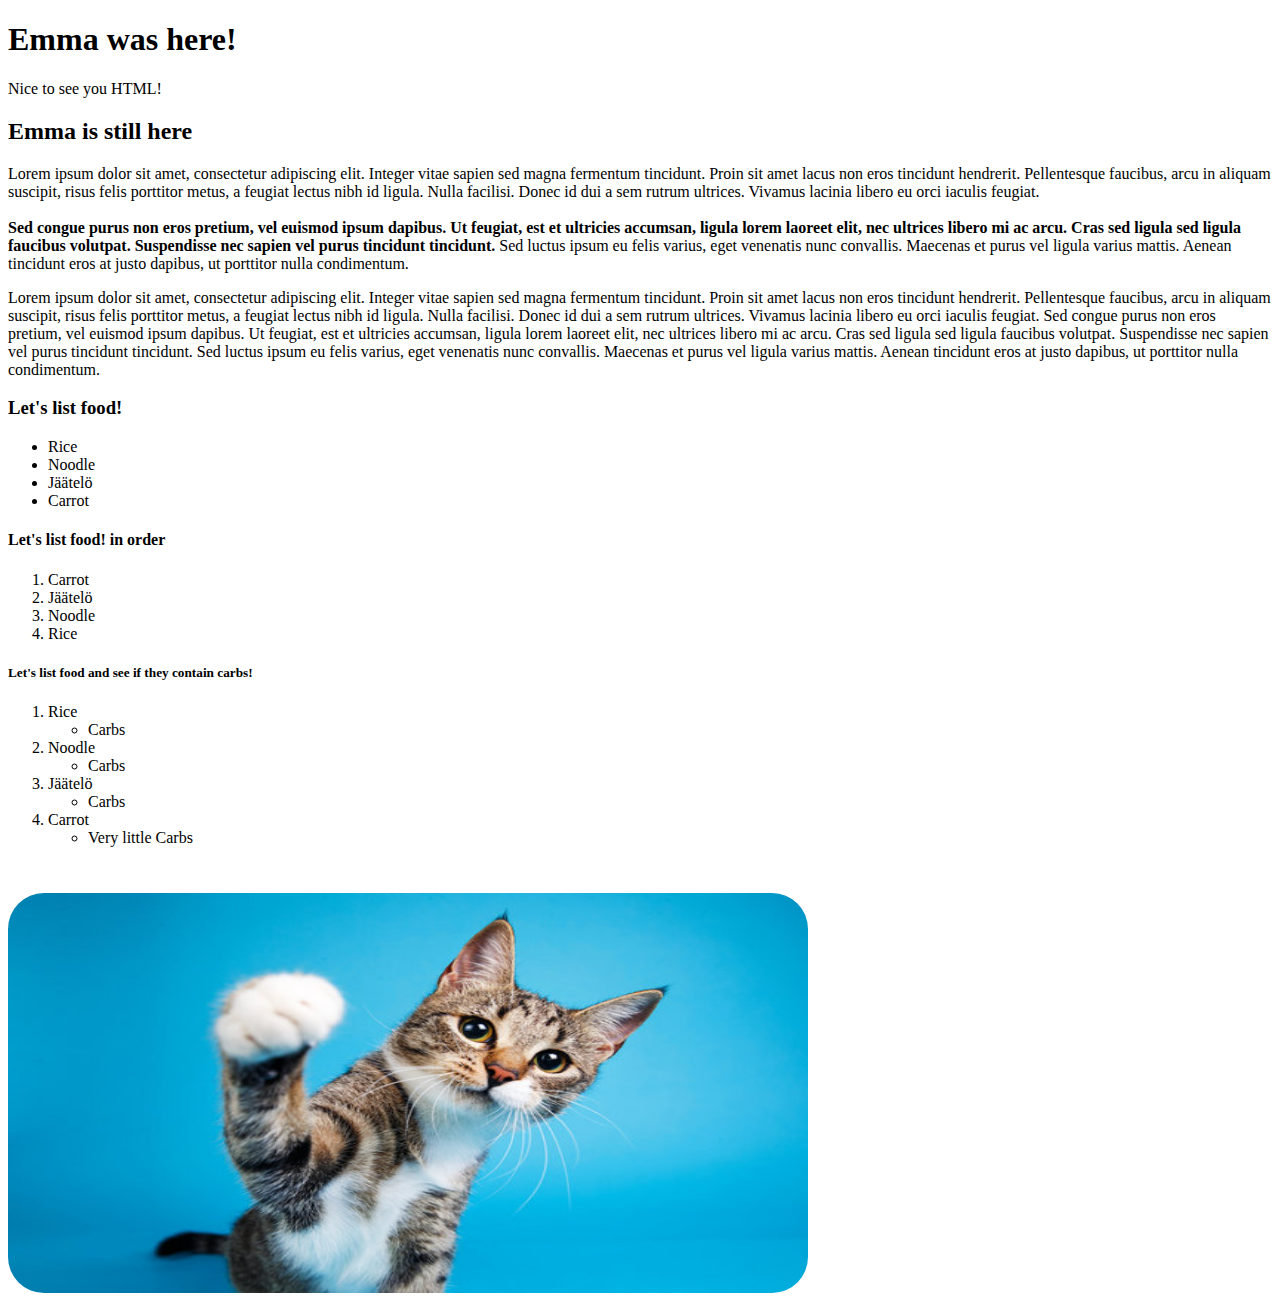
<file: index.html>
<!DOCTYPE html>
<html lang="en">
<head>
  <meta charset="UTF-8" />
  <title>Emma was here!</title>
  <meta name="viewport" content="width=device-width,initial-scale=1" />
  <meta name="description" content="" />
  <link rel="icon" href="favicon.png">
</head>
<body>
  <h1>Emma was here!</h1>
  <p>Nice to see you HTML!</p>
    <h2>Emma is still here</h2>
    <p>Lorem ipsum dolor sit amet, consectetur adipiscing elit. Integer vitae sapien sed magna fermentum tincidunt. Proin sit amet lacus non eros tincidunt hendrerit. Pellentesque faucibus, arcu in aliquam suscipit, risus felis porttitor metus, a feugiat lectus nibh id ligula. Nulla facilisi.
Donec id dui a sem rutrum ultrices. Vivamus lacinia libero eu orci iaculis feugiat. <br><br><strong>Sed congue purus non eros pretium, vel euismod ipsum dapibus. Ut feugiat, est et ultricies accumsan, ligula lorem laoreet elit, nec ultrices libero mi ac arcu. Cras sed ligula sed ligula faucibus volutpat.
Suspendisse nec sapien vel purus tincidunt tincidunt.</strong> Sed luctus ipsum eu felis varius, eget venenatis nunc convallis. Maecenas et purus vel ligula varius mattis. Aenean tincidunt eros at justo dapibus, ut porttitor nulla condimentum.</p>

    <p>Lorem ipsum dolor sit amet, consectetur adipiscing elit. Integer vitae sapien sed magna fermentum tincidunt. Proin sit amet lacus non eros tincidunt hendrerit. Pellentesque faucibus, arcu in aliquam suscipit, risus felis porttitor metus, a feugiat lectus nibh id ligula. Nulla facilisi.
Donec id dui a sem rutrum ultrices. Vivamus lacinia libero eu orci iaculis feugiat. Sed congue purus non eros pretium, vel euismod ipsum dapibus. Ut feugiat, est et ultricies accumsan, ligula lorem laoreet elit, nec ultrices libero mi ac arcu. Cras sed ligula sed ligula faucibus volutpat.
Suspendisse nec sapien vel purus tincidunt tincidunt. Sed luctus ipsum eu felis varius, eget venenatis nunc convallis. Maecenas et purus vel ligula varius mattis. Aenean tincidunt eros at justo dapibus, ut porttitor nulla condimentum.</p>

  <h3>Let's list food!</h3>
  <ul>

    <li>Rice</li>
    <li>Noodle</li>
    <li>Jäätelö</li>
    <li>Carrot</li>   
  </ul>

   <h4>Let's list food! in order</h3>
  <ol>
    <li>Carrot</li>  
    <li>Jäätelö</li>
    <li>Noodle</li>
    <li>Rice</li> 
  </ol>

 <h5>Let's list food and see if they contain carbs!</h3>
  <ol>

    <li>Rice</li>
    <ul>
        <li>Carbs</li>
    </ul>
    
    <li>Noodle</li>
    <ul>
        <li>Carbs</li>
    </ul>

    <li>Jäätelö</li>
    <ul>
        <li>Carbs</li>
    </ul>

    <li>Carrot</li>   
    <ul>
        <li>Very little Carbs</li>
    </ul>
  </ol>
  
  
  <img src="/izziboo.png" alt="Izziboo's picture" style="width:800px;height:400px;border-radius:36px;margin-top:30px;" />
</body>
</html>
</file>
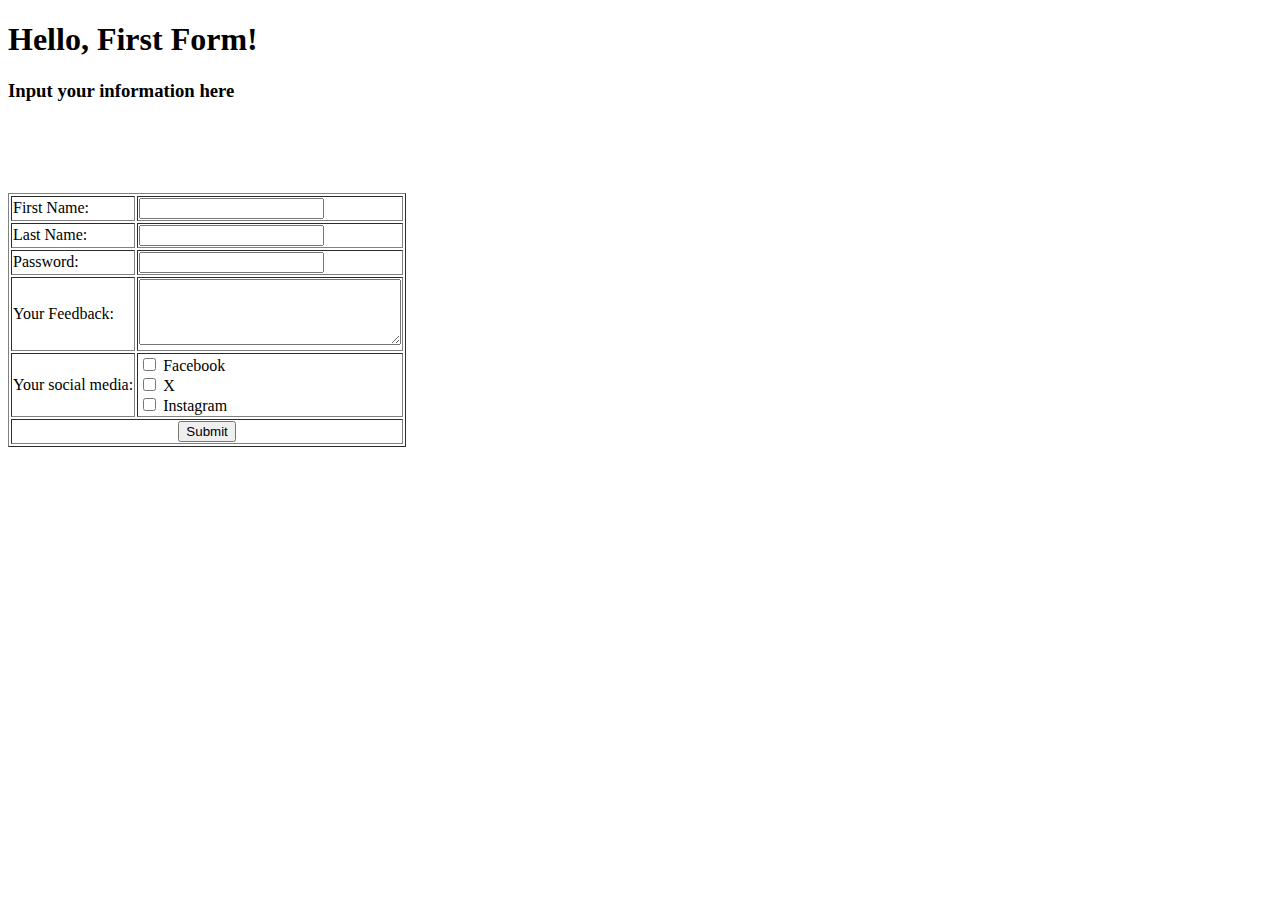
<file: HTML first form.html>
<!DOCTYPE html>
<html lang="en">

<head>
    <meta charset="UTF-8" />
    <title>Hello, First Form!</title>
    <meta name="viewport" content="width=device-width,initial-scale=1" />
    <meta name="description" content="" />
</head>

<body>
    <h1>Hello, First Form!</h1>


    <h3>Input your information here</h3>
    <form action="https://hh3dlab.fi/formdemo/formhandler.php" method="post">
        <table border="1px">
            <tr>
                <td><label for="firstName">First Name:</label></td>
                <br>
                <td><input type="text" id="First Name" : name="firstName"></td>

            </tr>

            <tr>
                <td><label for="lastName">Last Name:</label></td>
                <br>
                <td><input type="text" id="Last Name" : name="lastName"></td>

            </tr>

            <tr>
                <td><label for="password">Password:</label></td>
                <br>
                <td><input type="password" id="password" : name="password"></td>

            </tr>

            <tr>
                <td><label for="feedback">Your Feedback:</label></td>
                <br>
                <td><textarea rows="4" cols="30" : id="feedback" name="feedback"></textarea></td>

            </tr>

            <tr>
                <td><label for="socialmedia">Your social media:</label></td>

                <td>
                    <input type="checkbox" id="facebook" name="socialMedia[]" value="Facebook">
                    <label for="facebook">Facebook</label><br>
                    <input type="checkbox" id="X" name="socialMedia[]" value="X">
                    <label for="X">X</label><br>
                    <input type="checkbox" id="intagram" name="socialMedia[]" value="Instagram">
                    <label for="instagram">Instagram</label>
                </td>

            </tr>

            <tr>
                <td colspan="2">
                    <center><input type="submit"></center>
                </td>
            </tr>

        </table>
    </form>
</body>

</html>
</file>
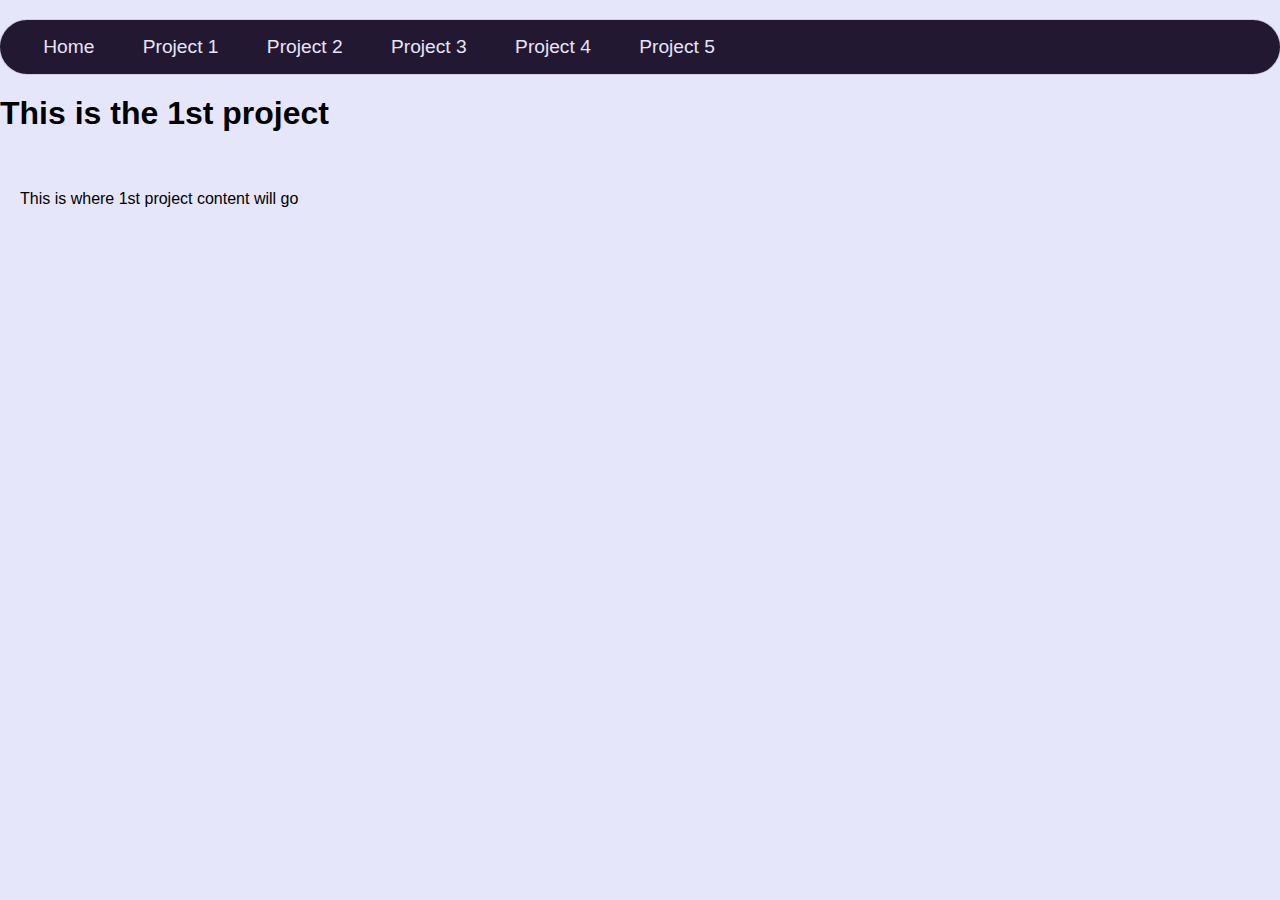
<file: project1.html>
<!DOCTYPE html>
<html lang="en">
<head>
  <meta charset="UTF-8">
  <meta name="viewport" content="width=device-width, initial-scale=1.0">
  <title>Project 1</title>
  <link rel="stylesheet" href="css/styles.css">
</head>
<body>
  <header>
    <nav>
      <ul>        
        <li><a href="index.html">Home</a></li>
        <li><a href="project1.html">Project 1</a></li>
        <li><a href="project2.html">Project 2</a></li>
        <li><a href="project3.html">Project 3</a></li>
        <li><a href="project4.html">Project 4</a></li>
        <li><a href="project5.html">Project 5</a></li>
      </ul>
    </nav>
        <h1>This is the 1st project</h1>

  </header>
  <main>
    <p>This is where 1st project content will go</p>
  </main>
</body>
</html>
</file>
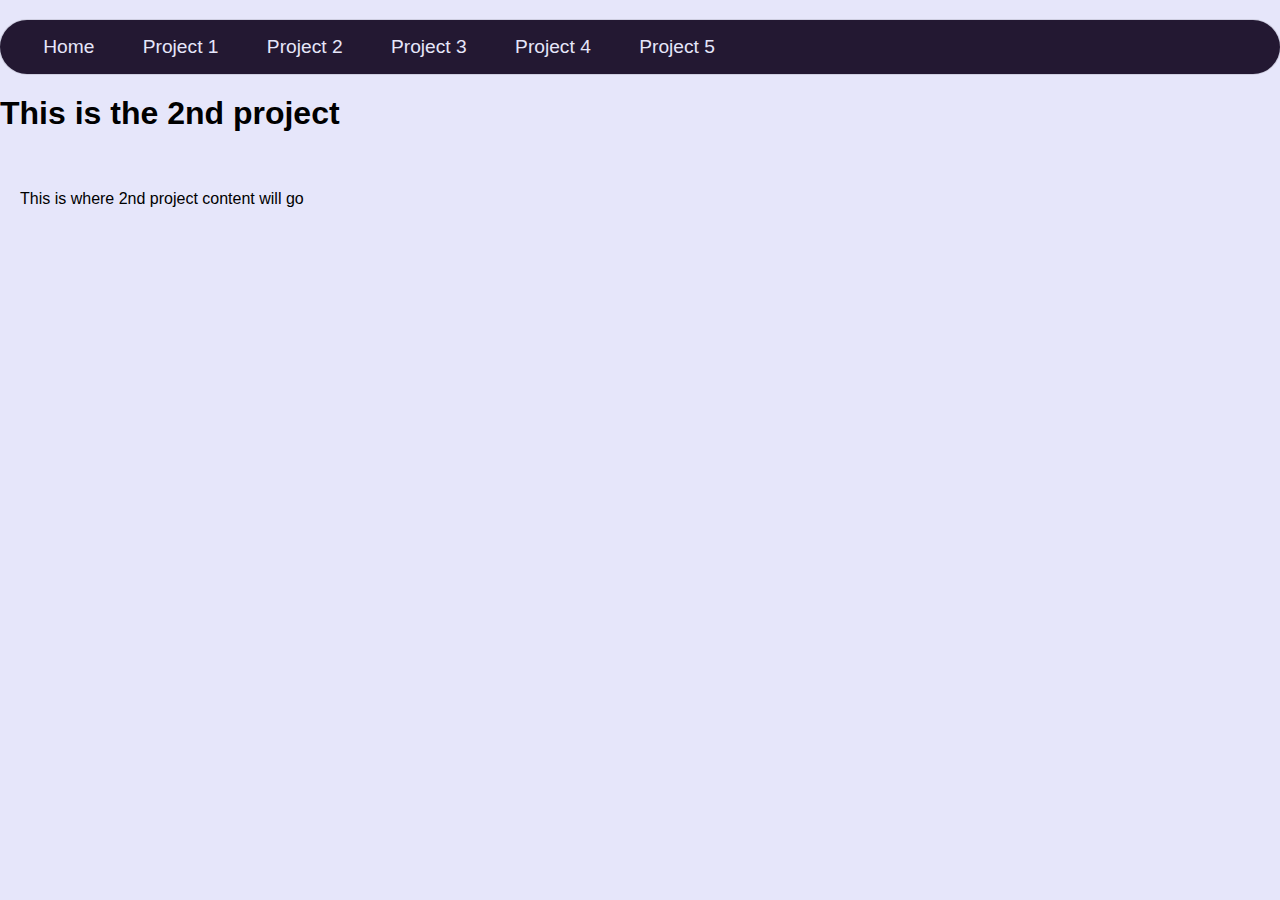
<file: project2.html>
<!DOCTYPE html>
<html lang="en">
<head>
  <meta charset="UTF-8">
  <meta name="viewport" content="width=device-width, initial-scale=1.0">
  <title>Project 2</title>
  <link rel="stylesheet" href="css/styles.css">
</head>
<body>
  <header>
    <nav>
      <ul>        
        <li><a href="index.html">Home</a></li>
        <li><a href="project1.html">Project 1</a></li>
        <li><a href="project2.html">Project 2</a></li>
        <li><a href="project3.html">Project 3</a></li>
        <li><a href="project4.html">Project 4</a></li>
        <li><a href="project5.html">Project 5</a></li>
      </ul>
    </nav>
        <h1>This is the 2nd project</h1>

  </header>
  <main>
    <p>This is where 2nd project content will go</p>
  </main>
</body>
</html>
</file>
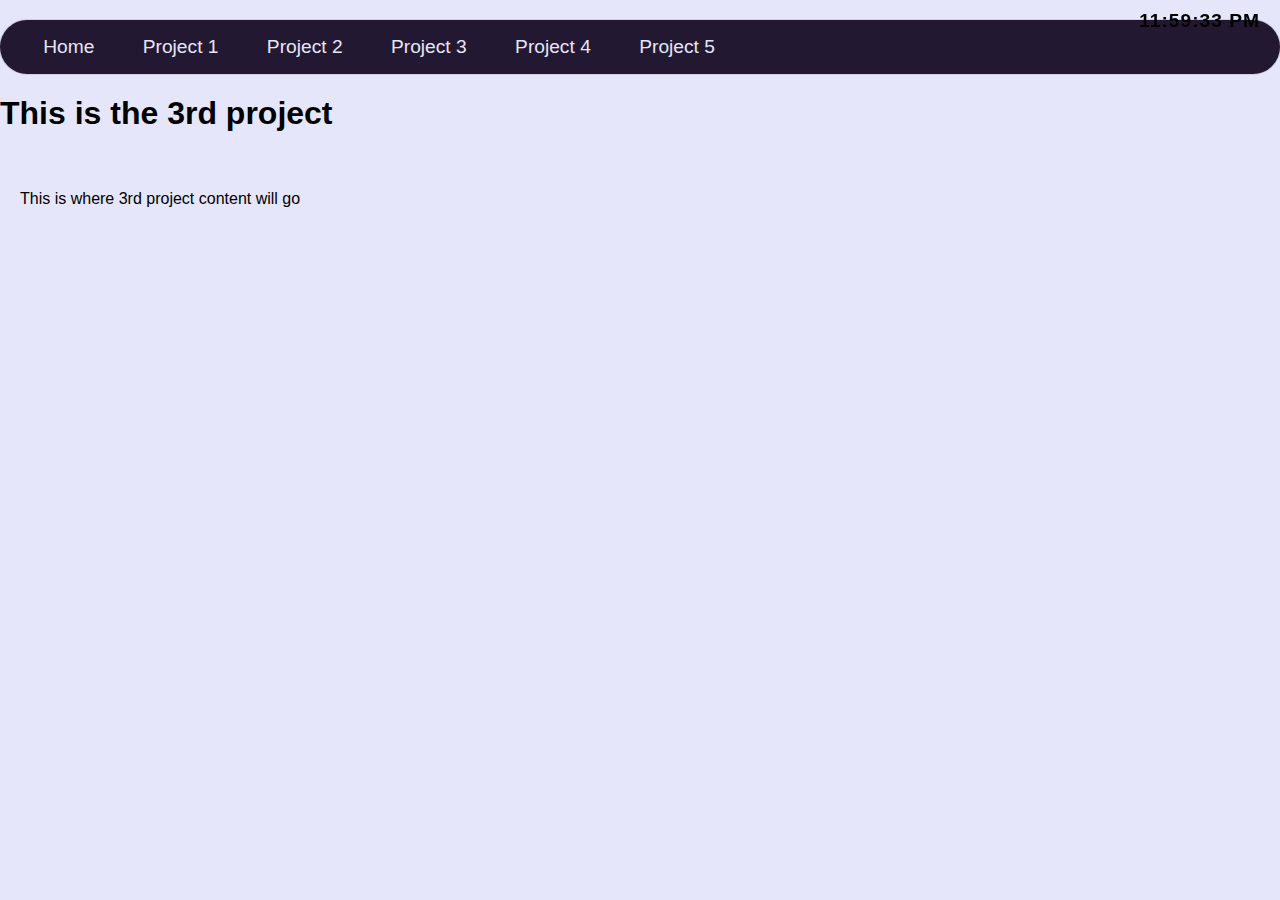
<file: project3.html>
<!DOCTYPE html>
<html lang="en">
<head>
  <meta charset="UTF-8">
  <meta name="viewport" content="width=device-width, initial-scale=1.0">
  <title>Project 3</title>
  <link rel="stylesheet" href="css/styles.css">
</head>
<body>
  <header>
    <nav>
      <ul>        
        <li><a href="index.html">Home</a></li>
        <li><a href="project1.html">Project 1</a></li>
        <li><a href="project2.html">Project 2</a></li>
        <li><a href="project3.html">Project 3</a></li>
        <li><a href="project4.html">Project 4</a></li>
        <li><a href="project5.html">Project 5</a></li>
      </ul>
          <div id="clock"></div>
    </nav>
        <h1>This is the 3rd project</h1>

  </header>
  <main>
    <p>This is where 3rd project content will go</p>
  </main>
    <script src="js/clock.js"></script>

</body>
</html>
</file>
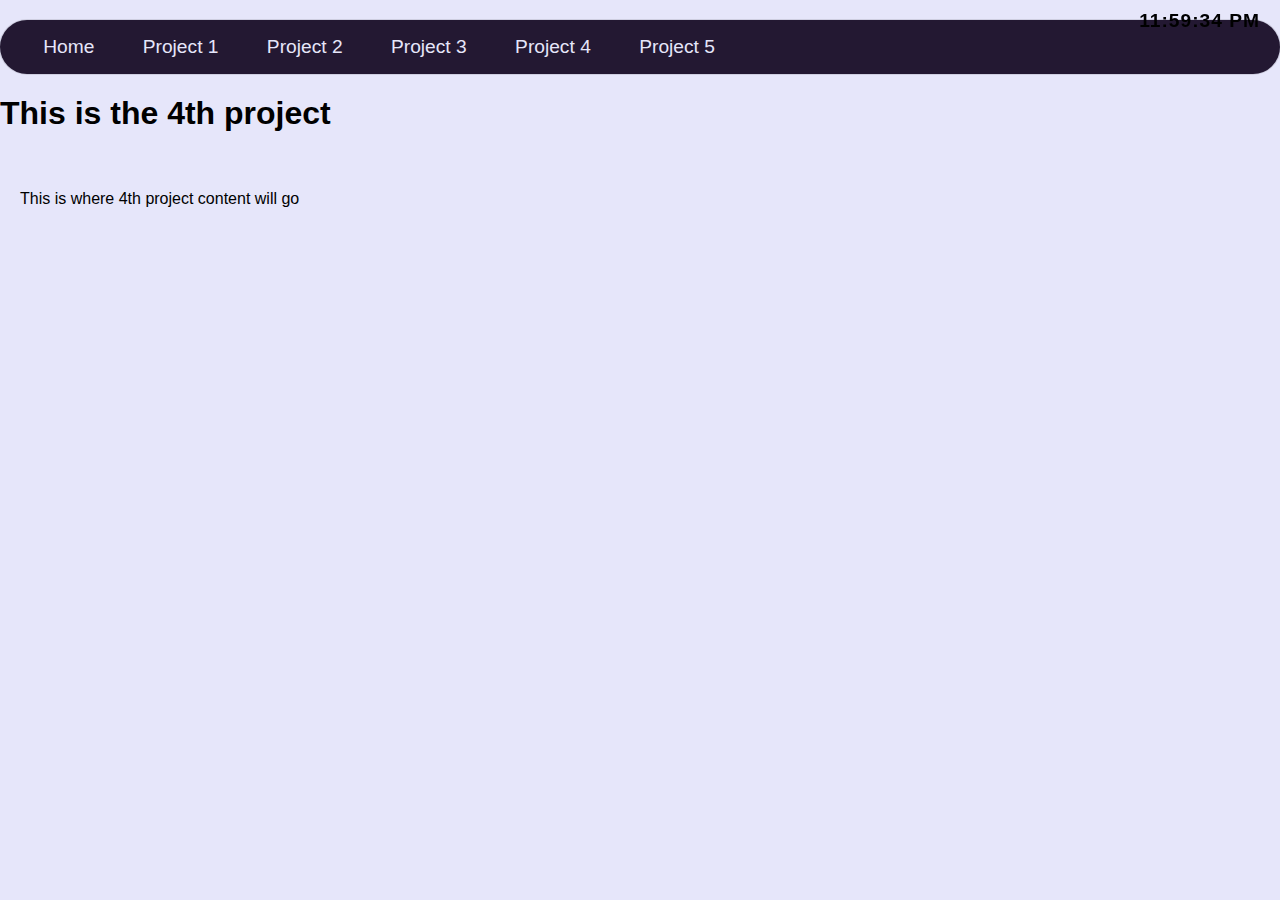
<file: project4.html>
<!DOCTYPE html>
<html lang="en">
<head>
  <meta charset="UTF-8">
  <meta name="viewport" content="width=device-width, initial-scale=1.0">
  <title>Project 4</title>
  <link rel="stylesheet" href="css/styles.css">
</head>
<body>
  <header>
    <nav>
      <ul>        
        <li><a href="index.html">Home</a></li>
        <li><a href="project1.html">Project 1</a></li>
        <li><a href="project2.html">Project 2</a></li>
        <li><a href="project3.html">Project 3</a></li>
        <li><a href="project4.html">Project 4</a></li>
        <li><a href="project5.html">Project 5</a></li>
      </ul>
          <div id="clock"></div>
    </nav>
        <h1>This is the 4th project</h1>

  </header>
  <main>
    <p>This is where 4th project content will go</p>
  </main>
    <script src="js/clock.js"></script>

</body>
</html>
</file>
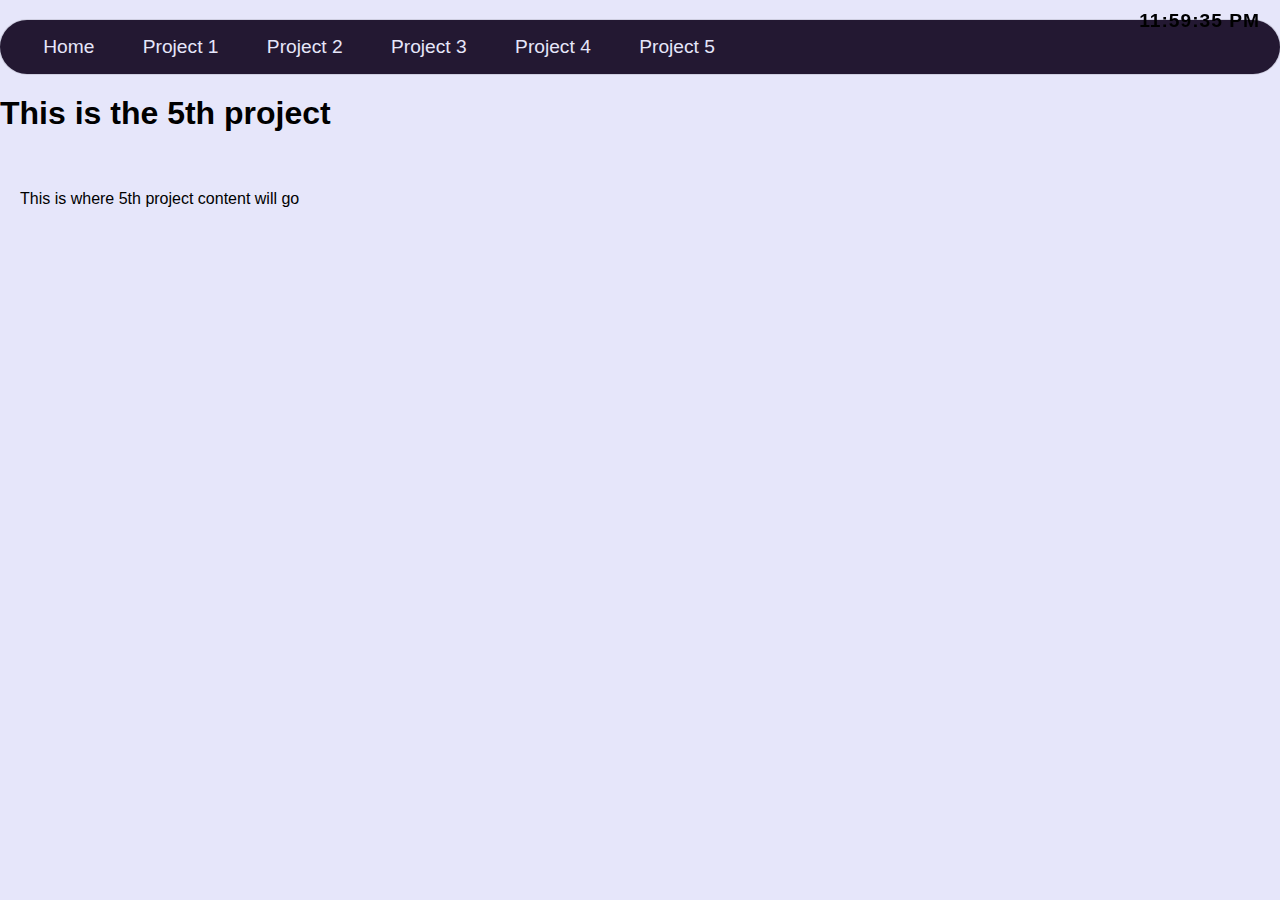
<file: project5.html>
<!DOCTYPE html>
<html lang="en">
<head>
  <meta charset="UTF-8">
  <meta name="viewport" content="width=device-width, initial-scale=1.0">
  <title>Project 5</title>
  <link rel="stylesheet" href="css/styles.css">
</head>
<body>
  <header>
    <nav>
      <ul>        
        <li><a href="index.html">Home</a></li>
        <li><a href="project1.html">Project 1</a></li>
        <li><a href="project2.html">Project 2</a></li>
        <li><a href="project3.html">Project 3</a></li>
        <li><a href="project4.html">Project 4</a></li>
        <li><a href="project5.html">Project 5</a></li>
      </ul>
          <div id="clock"></div>
    </nav>
        <h1>This is the 5th project</h1>

  </header>
  <main>
    <p>This is where 5th project content will go</p>
  </main>
    <script src="js/clock.js"></script>

</body>
</html>
</file>
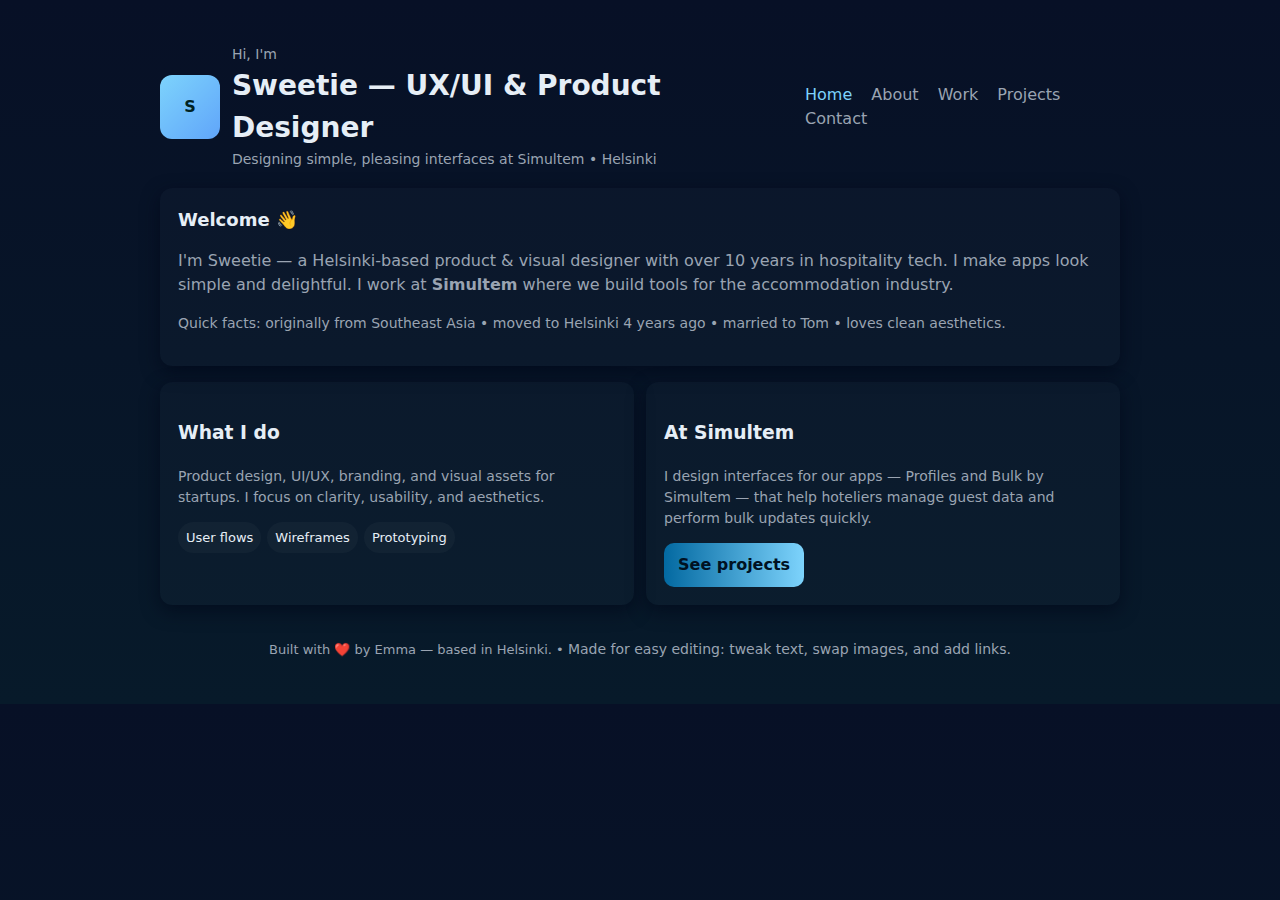
<file: test.html>
<!doctype html>
<html lang="en">
<head>
  <meta charset="utf-8" />
  <meta name="viewport" content="width=device-width,initial-scale=1" />
  <title>Emma — Designer & Product Enthusiast</title>
  <meta name="description" content="Sweetie — UX/UI & graphic designer at Simultem. Passionate about making things look simple and beautiful.">
  <style>
    :root{--bg:#0f1724;--card:#0b1220;--muted:#9aa4b2;--accent:#7dd3fc}
    *{box-sizing:border-box}
    body{margin:0;font-family:Inter, ui-sans-serif, system-ui, -apple-system, 'Segoe UI', Roboto, 'Helvetica Neue', Arial;background:linear-gradient(180deg,#071026 0%,#071a2a 100%);color:#e6eef6;line-height:1.5}
    .wrap{max-width:1000px;margin:24px auto;padding:20px}
    header{display:flex;align-items:center;justify-content:space-between;gap:16px}
    .brand{display:flex;gap:12px;align-items:center}
    .avatar{width:64px;height:64px;border-radius:12px;background:linear-gradient(135deg,var(--accent),#60a5fa);display:flex;align-items:center;justify-content:center;font-weight:700;color:#022}
    nav a{color:var(--muted);text-decoration:none;margin-left:14px}
    nav a.active{color:var(--accent)}
    main{margin-top:18px}
    .page{display:none}
    .page.active{display:block}
    .card{background:rgba(255,255,255,0.02);padding:18px;border-radius:12px;box-shadow:0 6px 18px rgba(2,6,23,0.6);margin-bottom:16px}
    h1{margin:0;font-size:28px}
    h2{margin:0 0 8px 0;font-size:18px}
    p.lead{color:var(--muted)}
    .grid{display:grid;grid-template-columns:repeat(auto-fit,minmax(220px,1fr));gap:12px}
    .btn{display:inline-block;padding:10px 14px;border-radius:10px;background:linear-gradient(90deg,#0369a1,#7dd3fc);color:#012;text-decoration:none;font-weight:600}
    .muted{color:var(--muted);font-size:14px}
    footer{margin-top:18px;color:var(--muted);font-size:13px;text-align:center}
    /* project list */
    .project{padding:12px;border-radius:10px;background:linear-gradient(180deg,rgba(255,255,255,0.01),transparent)}
    .chip{display:inline-block;padding:6px 8px;border-radius:999px;background:rgba(255,255,255,0.03);font-size:13px;margin-right:6px}
    /* responsive */
    @media (max-width:640px){header{flex-direction:column;align-items:flex-start}nav{margin-top:8px}}
  </style>
</head>
<body>
  <div class="wrap">
    <header>
      <div class="brand">
        <div class="avatar">S</div>
        <div>
          <div style="font-size:14px;color:var(--muted)">Hi, I'm</div>
          <h1>Sweetie — UX/UI & Product Designer</h1>
          <div class="muted">Designing simple, pleasing interfaces at Simultem • Helsinki</div>
        </div>
      </div>
      <nav>
        <a href="#" data-page="home" class="active">Home</a>
        <a href="#" data-page="about">About</a>
        <a href="#" data-page="work">Work</a>
        <a href="#" data-page="projects">Projects</a>
        <a href="#" data-page="contact">Contact</a>
      </nav>
    </header>

    <main>
      <!-- Home -->
      <section id="home" class="page active">
        <div class="card">
          <h2>Welcome 👋</h2>
          <p class="lead">I'm Sweetie — a Helsinki-based product & visual designer with over 10 years in hospitality tech. I make apps look simple and delightful. I work at <strong>Simultem</strong> where we build tools for the accommodation industry.</p>
          <p class="muted">Quick facts: originally from Southeast Asia • moved to Helsinki 4 years ago • married to Tom • loves clean aesthetics.</p>
        </div>

        <div class="grid">
          <div class="card">
            <h3>What I do</h3>
            <p class="muted">Product design, UI/UX, branding, and visual assets for startups. I focus on clarity, usability, and aesthetics.</p>
            <div style="margin-top:10px">
              <span class="chip">User flows</span><span class="chip">Wireframes</span><span class="chip">Prototyping</span>
            </div>
          </div>

          <div class="card">
            <h3>At Simultem</h3>
            <p class="muted">I design interfaces for our apps — Profiles and Bulk by Simultem — that help hoteliers manage guest data and perform bulk updates quickly.</p>
            <div style="margin-top:10px"><a class="btn" href="#" data-page="projects">See projects</a></div>
          </div>
        </div>
      </section>

      <!-- About -->
      <section id="about" class="page">
        <div class="card">
          <h2>About me</h2>
          <p class="lead">I combine an art background with product design — crafting interfaces that are both pretty and practical. I enjoy making complex things feel simple.</p>
          <ul class="muted">
            <li>Over a decade in hospitality tech</li>
            <li>Graphic design & UI focus, not coding</li>
            <li>Based in Helsinki; originally from Southeast Asia</li>
            <li>Team player at a three-person startup</li>
          </ul>
        </div>

        <div class="card">
          <h3>Personal</h3>
          <p class="muted">Married to Tom — our wedding was in Helsinki with very touching personal elements. Family travelled from Thailand for the celebration.</p>
        </div>
      </section>

      <!-- Work -->
      <section id="work" class="page">
        <div class="card">
          <h2>Work experience</h2>
          <p class="muted">Currently product & UI designer at <strong>Simultem</strong>. I design apps for the accommodation industry, focusing on workflows, onboarding, and clean visuals.</p>
        </div>

        <div class="card">
          <h3>Skills</h3>
          <div class="grid">
            <div>
              <strong>Design</strong>
              <p class="muted">UI/UX, visual design, branding, prototyping (Figma), Procreate for sketches.</p>
            </div>
            <div>
              <strong>Tools</strong>
              <p class="muted">Figma (with Dev Mode), iPad Pro (M4), Illustrator, Procreate.</p>
            </div>
          </div>
        </div>
      </section>

      <!-- Projects -->
      <section id="projects" class="page">
        <div class="card">
          <h2>Selected projects</h2>
          <div class="project" style="margin-bottom:10px">
            <h3>Profiles — Simultem</h3>
            <p class="muted">Guest management app: edit, merge, delete profiles and view details. I created onboarding flows and UI polish.</p>
          </div>

          <div class="project">
            <h3>Bulk by Simultem</h3>
            <p class="muted">A tool for bulk updates (rate plans, rooms, policies) for hoteliers using Apaleo PMS — designed for speed and clarity.</p>
          </div>
        </div>

        <div class="card">
          <h3>Design philosophy</h3>
          <p class="muted">Keep it simple. Use clear hierarchy. Make interfaces feel calm and intentional.</p>
        </div>
      </section>

      <!-- Contact -->
      <section id="contact" class="page">
        <div class="card">
          <h2>Contact</h2>
          <p class="muted">Want to collaborate or say hi? I'm open to design projects, small freelance gigs, and coffee chats in Helsinki.</p>
          <p style="margin-top:8px"><a class="btn" href="mailto:hello@simultem.example">Email me</a></p>
        </div>

        <div class="card">
          <h3>Social</h3>
          <p class="muted">LinkedIn • Dribbble • Instagram — add real links here when ready.</p>
        </div>
      </section>

    </main>

    <footer>
      Built with ❤️ by Emma — based in Helsinki. • <span class="muted">Made for easy editing: tweak text, swap images, and add links.</span>
    </footer>
  </div>

  <script>
    // simple page router
    const links = document.querySelectorAll('nav a, .btn[data-page]');
    const pages = document.querySelectorAll('.page');
    function show(pageId){
      pages.forEach(p=>p.classList.toggle('active', p.id===pageId));
      document.querySelectorAll('nav a').forEach(a=>a.classList.toggle('active', a.dataset.page===pageId));
      window.scrollTo({top:0,behavior:'smooth'});
    }
    links.forEach(a=>a.addEventListener('click', e=>{
      const p = a.dataset.page;
      if(p){e.preventDefault();show(p)}
    }));
    // deep link support
    const hash = location.hash.replace('#','');
    if(hash) show(hash);
  </script>
</body>
</html>
</file>
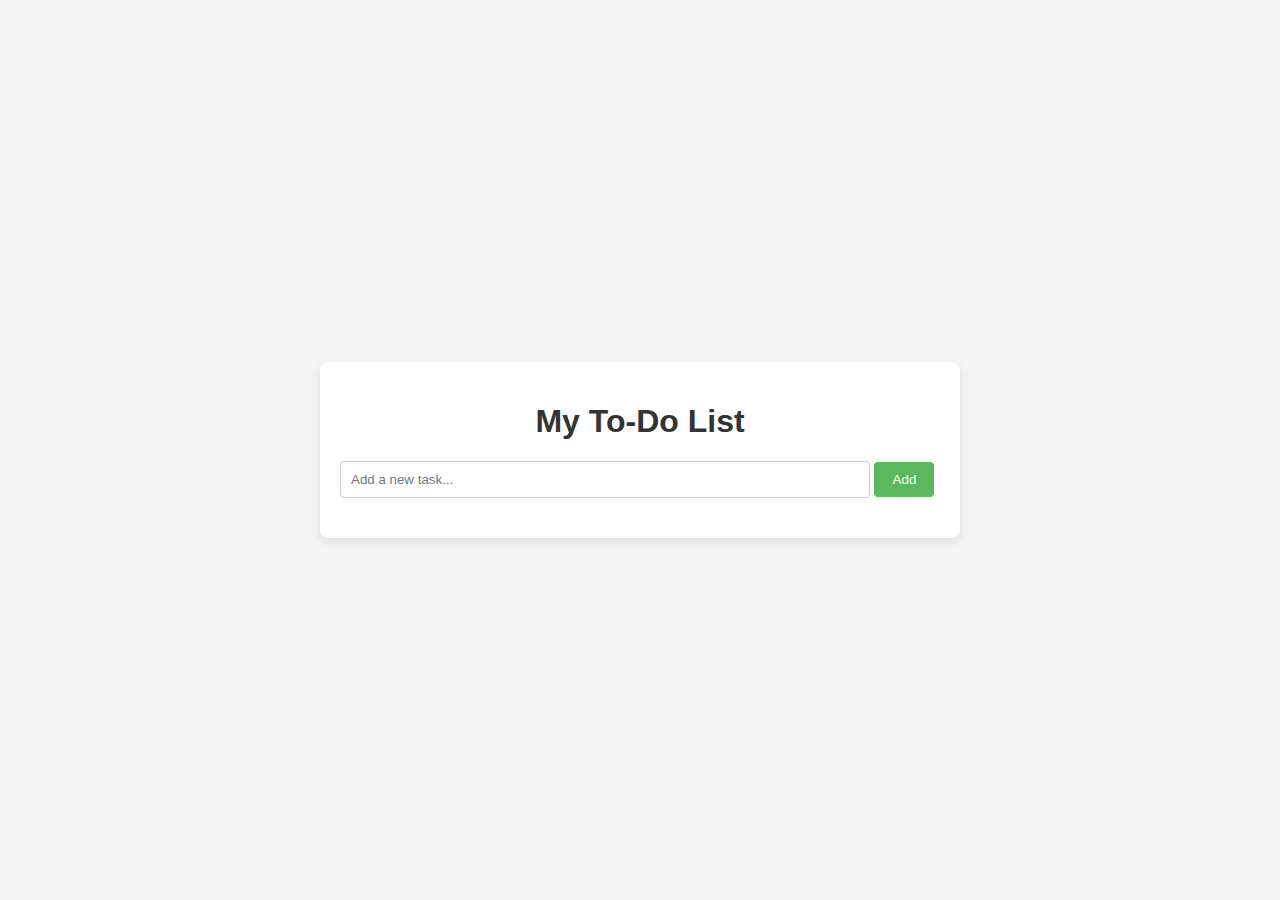
<file: todolist.html>
<!DOCTYPE html>
<html lang="en">

<head>
    <meta charset="UTF-8">
    <meta name="viewport" content="width=device-width, initial-scale=1.0">
    <title>My To-Do List</title>
    <style>
        body {
            font-family: sans-serif;
            background-color: #f4f4f4;
            display: flex;
            justify-content: center;
            align-items: center;
            height: 100vh;
            margin: 0;
        }

        .container {
            background-color: white;
            padding: 20px;
            border-radius: 8px;
            box-shadow: 0 4px 8px rgba(0, 0, 0, 0.1);
            width: 90%;
            max-width: 600px;
        }

        h1 {
            text-align: center;
            color: #333;
        }

        #taskInput {
            width: calc(100% - 70px);
            padding: 10px;
            border: 1px solid #ccc;
            border-radius: 4px;
            box-sizing: border-box;
        }

        #addButton {
            width: 60px;
            padding: 10px;
            background-color: #5cb85c;
            color: white;
            border: none;
            border-radius: 4px;
            cursor: pointer;
        }

        #addButton:hover {
            background-color: #4cae4c;
        }

        #taskList {
            list-style-type: none;
            padding: 0;
            margin-top: 20px;
        }

        #taskList li {
            background-color: #eee;
            padding: 12px;
            margin-bottom: 8px;
            border-radius: 4px;
            display: flex;
            justify-content: space-between;
            align-items: center;
            transition: background-color 0.3s ease;
            flex-wrap: wrap;
        }

        #taskList li.completed {
            text-decoration: line-through;
            color: #888;
            background-color: #ddd;
        }

        .buttons {
            display: flex;
            gap: 5px;
            margin-top: 5px;
        }

        .task-button {
            border: none;
            padding: 5px 8px;
            border-radius: 4px;
            cursor: pointer;
            font-size: 12px;
        }

        .delete-button {
            background-color: #d9534f;
            color: white;
        }

        .delete-button:hover {
            background-color: #c9302c;
        }

        .started-button {
            background-color: #0275d8;
            color: white;
        }

        .half-button {
            background-color: #f0ad4e;
            color: white;
        }

        .done-button {
            background-color: #5cb85c;
            color: white;
        }
    </style>
</head>

<body>

    <div class="container">
        <h1>My To-Do List</h1>
        <input type="text" id="taskInput" placeholder="Add a new task...">
        <button id="addButton">Add</button>
        <ul id="taskList"></ul>
    </div>

    <script>
        document.addEventListener('DOMContentLoaded', function () {
            const taskInput = document.getElementById('taskInput');
            const addButton = document.getElementById('addButton');
            const taskList = document.getElementById('taskList');

            function addTask() {
                const taskText = taskInput.value.trim();

                if (taskText !== "") {
                    const newTask = document.createElement('li');

                    // Create task text
                    const taskSpan = document.createElement('span');
                    taskSpan.textContent = taskText;
                    newTask.appendChild(taskSpan);

                    // Buttons container
                    const buttonsDiv = document.createElement('div');
                    buttonsDiv.classList.add('buttons');

                    // Status buttons
                    const startedButton = document.createElement('button');
                    startedButton.textContent = "Started";
                    startedButton.classList.add('task-button', 'started-button');
                    startedButton.addEventListener('click', () => {
                        taskSpan.style.color = "#0275d8";
                        taskSpan.style.textDecoration = "none";
                    });

                    const halfButton = document.createElement('button');
                    halfButton.textContent = "50% Done";
                    halfButton.classList.add('task-button', 'half-button');
                    halfButton.addEventListener('click', () => {
                        taskSpan.style.color = "#f0ad4e";
                        taskSpan.style.textDecoration = "none";
                    });

                    const doneButton = document.createElement('button');
                    doneButton.textContent = "100% Done";
                    doneButton.classList.add('task-button', 'done-button');
                    doneButton.addEventListener('click', () => {
                        taskSpan.style.color = "#5cb85c";
                        taskSpan.style.textDecoration = "line-through";
                    });

                    // Delete button
                    const deleteButton = document.createElement('button');
                    deleteButton.textContent = "Delete";
                    deleteButton.classList.add('task-button', 'delete-button');
                    deleteButton.addEventListener('click', () => {
                        taskList.removeChild(newTask);
                    });

                    // Append buttons
                    buttonsDiv.appendChild(startedButton);
                    buttonsDiv.appendChild(halfButton);
                    buttonsDiv.appendChild(doneButton);
                    buttonsDiv.appendChild(deleteButton);
                    newTask.appendChild(buttonsDiv);

                    taskList.appendChild(newTask);
                    taskInput.value = "";
                }
            }

            addButton.addEventListener('click', addTask);
            taskInput.addEventListener('keypress', function (event) {
                if (event.key === 'Enter') addTask();
            });
        });
    </script>

</body>

</html>
</file>
<file: css/styles.css>
body {
  background-color: lavender;
  font-family: sans-serif;
  margin: 0;
}

.container {
  display: grid;
  grid-template-areas:
    "nav"
    "main";
  grid-template-rows: auto 1fr;
  min-height: 100vh;
}

nav {
  grid-area: nav;
  background-color: #231832;
  padding: 1em 1.5em;
  border-radius: 40px;
  max-width: 100%;
  margin: 20px auto;
  box-sizing: border-box;
  box-shadow: 0 0 0 1px rgba(0, 0, 0, 0.1);

  display: flex;                  /* flexbox for nav */
  justify-content: space-between; /* spread items apart */
  align-items: center;            /* vertically center */
}

nav ul {
  list-style: none;
  padding: 0;
  margin: 0;
  display: flex;
  gap: 10px;
}

nav a {
  text-decoration: none;
  color: lavender;
  font-weight: 500;
  font-size: 1.2em;
  padding: 0.5em 1em;
  transition: all 0.3s ease;
}

nav a:hover {
  color: #FFD700;
  font-weight: 900;
  text-shadow: 0 2px 5px rgba(255, 215, 0, 0.5);
}

/* Clock styles */
#clock {
  font-size: 1.2em;
  color: black;
  font-weight: bold;
  position: fixed;   /* stays on screen when scrolling */
  top: 10px;         /* distance from top */
  right: 20px;       /* distance from right */
  z-index: 1000;     /* make sure it's on top of other content */
  letter-spacing: 1px;
}

main {
  grid-area: main;
  padding: 20px;
}

main img {
  display: block;
  margin: 20px auto;
  max-width: 100%;
  height: auto;
  border-radius: 40px;
}

@media (max-width: 768px) {
  body {
    background-color: #8E4585;
  }

  .container {
    grid-template-areas:
      "nav"
      "main";
    grid-template-columns: 1fr;
  }

  nav {
    flex-direction: column;
    gap: 10px;
  }

  nav ul {
    flex-direction: column;
    align-items: center;
  }

  nav a {
    font-size: 1em;
    padding: 0.5em;
  }

  #clock {
    font-size: 1em;
    margin-top: 5px;
  }
}
</file>
